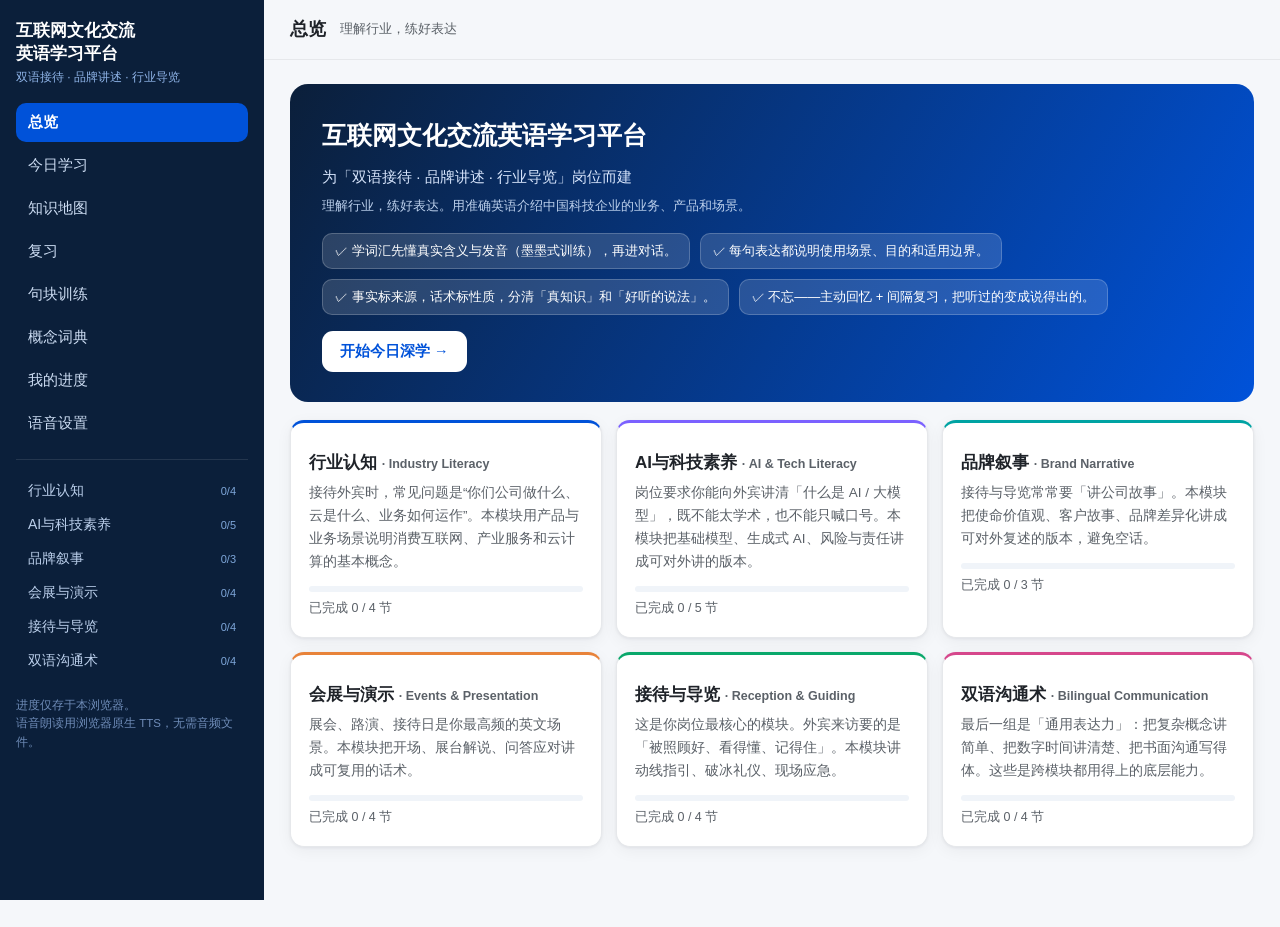
<file: index.html>
<!DOCTYPE html>
<html lang="zh-CN">
<head>
<meta charset="UTF-8">
<meta name="viewport" content="width=device-width,initial-scale=1.0,viewport-fit=cover">
<meta name="theme-color" content="#0b3b76">
<meta name="mobile-web-app-capable" content="yes">
<meta name="apple-mobile-web-app-capable" content="yes">
<meta name="apple-mobile-web-app-status-bar-style" content="default">
<meta name="apple-mobile-web-app-title" content="互联网英文文化交流平台">
<link rel="manifest" href="manifest.webmanifest">
<link rel="apple-touch-icon" href="apple-touch-icon.png">
<title>互联网英文文化交流平台</title>
<link rel="stylesheet" href="styles.css">
<!-- 本地镜像已移除第三方统计脚本；离线打开不依赖外部 CDN。 --></head>
<body>
<div class="app">
  <aside class="side">
    <div class="brand">互联网文化交流<br>英语学习平台
      <small>双语接待 · 品牌讲述 · 行业导览</small>
    </div>
    <nav class="nav" id="nav"></nav>
    <div class="modlist" id="modlist"></div>
    <div style="margin-top:18px;font-size:11.5px;color:#6f8cb8;line-height:1.6">
      进度仅存于本浏览器。<br>语音朗读用浏览器原生 TTS，无需音频文件。
    </div>
  </aside>
  <main class="main">
    <div class="topbar">
      <h1 id="topTitle">总览</h1>
      <span class="sub" id="topSub">理解行业，练好表达</span>
    </div>
    <div class="content" id="view"></div>
  </main>
</div>
<div class="toast" id="toast"></div>
<div id="lookupModal" class="lookup-modal" aria-live="polite"></div>

<script>window.__GITHUB_PAGES_BUILD__ = true;</script>
<script src="data.js"></script>
<script src="phrase_packs.js"></script>
<script src="phrase_bank.js"></script>
<script src="role_turns.js"></script>
<script src="app.js"></script>
<script>
  if ('serviceWorker' in navigator && location.protocol === 'https:') {
    window.addEventListener('load', function () {
      navigator.serviceWorker.register('./sw.js', { scope: './' });
    });
  }
</script>
</body>
</html>
</file>
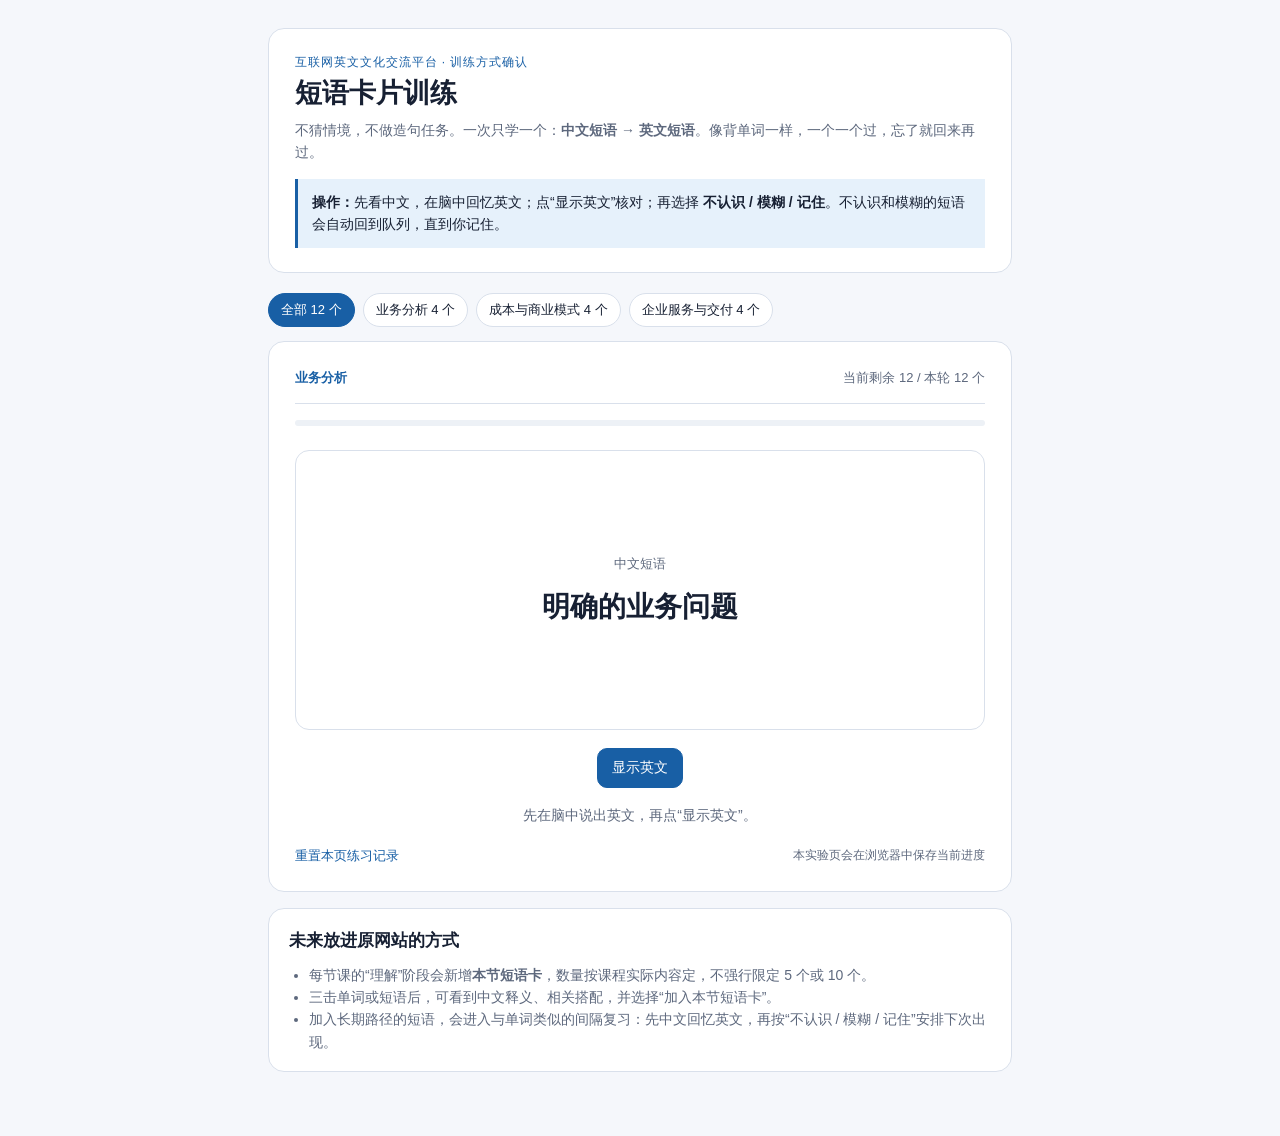
<file: phrase-training-lab.html>
<!doctype html>
<html lang="zh-CN">
<head>
<meta charset="utf-8">
<meta name="viewport" content="width=device-width,initial-scale=1">
<title>短语卡片训练</title>
<style>
:root{--ink:#172033;--muted:#5d687d;--line:#d9e0eb;--bg:#f5f7fb;--blue:#185fa5;--bluebg:#e6f1fb;--green:#0f6e56;--greenbg:#e1f5ee;--amber:#854f0b;--amberbg:#faeeda;--red:#a32d2d;--redbg:#fcebeb}
*{box-sizing:border-box}body{margin:0;background:var(--bg);color:var(--ink);font-family:-apple-system,BlinkMacSystemFont,"PingFang SC","Microsoft YaHei",sans-serif;line-height:1.6}.page{max-width:780px;margin:auto;padding:28px 18px 64px}.hero,.trainer,.note{background:#fff;border:1px solid var(--line);border-radius:16px}.hero{padding:24px 26px}.eyebrow{font-size:12px;letter-spacing:.08em;color:var(--blue)}h1{font-size:27px;line-height:1.25;margin:5px 0 8px}h2{font-size:19px;margin:0}.muted{color:var(--muted);font-size:14px;margin:0}.rule{margin-top:15px;padding:12px 14px;border-left:3px solid var(--blue);background:var(--bluebg);font-size:14px}.deck-tabs{display:flex;gap:8px;flex-wrap:wrap;margin:20px 0 14px}.tab{border:1px solid var(--line);border-radius:20px;background:#fff;color:var(--ink);padding:7px 12px;font-size:13px;cursor:pointer}.tab.active{background:var(--blue);color:#fff;border-color:var(--blue)}.trainer{padding:26px}.status{display:flex;align-items:center;justify-content:space-between;gap:10px;border-bottom:1px solid var(--line);padding-bottom:15px}.status .group{font-size:13px;color:var(--blue);font-weight:600}.progress{font-size:13px;color:var(--muted)}.bar{height:6px;background:#edf1f6;border-radius:9px;margin:16px 0 24px;overflow:hidden}.bar i{display:block;height:100%;width:0;background:var(--blue);transition:width .25s}.card{min-height:280px;border:1px solid var(--line);border-radius:14px;padding:28px 24px;display:flex;flex-direction:column;align-items:center;justify-content:center;text-align:center;background:#fff}.card .label{font-size:13px;color:var(--muted);margin-bottom:12px}.zh{font-size:28px;font-weight:600;line-height:1.4}.en{display:none;margin-top:22px;font-size:26px;color:var(--blue);font-weight:600;line-height:1.38}.en.show{display:block}.hint{display:none;margin-top:13px;color:var(--muted);font-size:14px}.hint.show{display:block}.acts{display:flex;gap:10px;justify-content:center;flex-wrap:wrap;margin-top:18px}.btn{border:1px solid var(--blue);background:var(--blue);color:#fff;border-radius:10px;padding:10px 14px;font-size:14px;cursor:pointer}.btn:hover{filter:brightness(.96)}.btn.ghost{background:#fff;color:var(--blue)}.btn.red{border-color:var(--red);background:#fff;color:var(--red)}.btn.amber{border-color:var(--amber);background:#fff;color:var(--amber)}.btn.green{border-color:var(--green);background:var(--green);color:#fff}.rate{display:none;margin-top:18px}.rate.show{display:flex}.feedback{min-height:24px;text-align:center;font-size:14px;margin-top:16px;color:var(--muted)}.complete{display:none;text-align:center;padding:32px 12px}.complete.show{display:block}.complete .big{font-size:25px;font-weight:600}.complete p{color:var(--muted);font-size:14px}.stats{display:flex;justify-content:center;gap:8px;flex-wrap:wrap;margin:17px 0}.stat{border-radius:10px;padding:8px 10px;font-size:13px}.stat b{font-size:17px}.s1{background:var(--greenbg);color:#04342c}.s2{background:var(--amberbg);color:#633806}.s3{background:var(--redbg);color:#791f1f}.note{padding:18px 20px;margin-top:16px}.note h2{font-size:17px}.note ul{padding-left:20px;margin:9px 0 0;color:var(--muted);font-size:14px}.smallacts{display:flex;justify-content:space-between;gap:10px;margin-top:18px}.linkbtn{border:0;background:none;color:var(--blue);font-size:13px;cursor:pointer;padding:0}@media(max-width:560px){.page{padding:16px 12px 44px}.hero,.trainer{padding:20px}.zh{font-size:24px}.en{font-size:22px}.card{min-height:250px;padding:22px 14px}.status{align-items:flex-start;flex-direction:column;gap:3px}}
</style>
</head>
<body>
<main class="page">
<section class="hero">
<div class="eyebrow">互联网英文文化交流平台 · 训练方式确认</div>
<h1>短语卡片训练</h1>
<p class="muted">不猜情境，不做造句任务。一次只学一个：<b>中文短语 → 英文短语</b>。像背单词一样，一个一个过，忘了就回来再过。</p>
<div class="rule"><b>操作：</b>先看中文，在脑中回忆英文；点“显示英文”核对；再选择 <b>不认识 / 模糊 / 记住</b>。不认识和模糊的短语会自动回到队列，直到你记住。</div>
</section>

<nav class="deck-tabs" aria-label="短语卡片分组">
<button class="tab active" data-deck="all">全部 12 个</button>
<button class="tab" data-deck="analysis">业务分析 4 个</button>
<button class="tab" data-deck="cost">成本与商业模式 4 个</button>
<button class="tab" data-deck="delivery">企业服务与交付 4 个</button>
</nav>

<section class="trainer">
<div id="learning">
<div class="status"><span id="group" class="group"></span><span id="progress" class="progress"></span></div>
<div class="bar"><i id="bar"></i></div>
<div class="card">
<div class="label">中文短语</div>
<div id="zh" class="zh"></div>
<div id="en" class="en"></div>
<div id="hint" class="hint"></div>
</div>
<div id="revealActs" class="acts"><button id="reveal" class="btn">显示英文</button></div>
<div id="rate" class="acts rate">
<button class="btn red" data-rate="again">不认识</button>
<button class="btn amber" data-rate="fuzzy">模糊</button>
<button class="btn green" data-rate="good">记住</button>
</div>
<div id="feedback" class="feedback">先在脑中说出英文，再点“显示英文”。</div>
</div>
<div id="complete" class="complete">
<div class="big">本轮短语已过完</div>
<p>这只是当前一轮的“记住”。真正稳固要在明天、3 天后、7 天后再从中文回忆英文。</p>
<div id="stats" class="stats"></div>
<div class="acts"><button id="restart" class="btn">重新练这一组</button><button id="switchDeck" class="btn ghost">换一组短语</button></div>
</div>
<div class="smallacts"><button id="reset" class="linkbtn">重置本页练习记录</button><span class="muted" style="font-size:12px">本实验页会在浏览器中保存当前进度</span></div>
</section>

<section class="note">
<h2>未来放进原网站的方式</h2>
<ul>
<li>每节课的“理解”阶段会新增<b>本节短语卡</b>，数量按课程实际内容定，不强行限定 5 个或 10 个。</li>
<li>三击单词或短语后，可看到中文释义、相关搭配，并选择“加入本节短语卡”。</li>
<li>加入长期路径的短语，会进入与单词类似的间隔复习：先中文回忆英文，再按“不认识 / 模糊 / 记住”安排下次出现。</li>
</ul>
</section>
</main>
<script>
const cards=[
 {deck:'analysis',group:'业务分析',zh:'明确的业务问题',en:'a clear business problem',hint:'不是泛泛谈“需求”，而是能被界定、分析和解决的问题。'},
 {deck:'analysis',group:'业务分析',zh:'现有工作流',en:'the current workflow',hint:'指事情目前是怎样一步一步完成的流程。'},
 {deck:'analysis',group:'业务分析',zh:'成功衡量指标',en:'success measures',hint:'衡量方案是否真正有效的指标。'},
 {deck:'analysis',group:'业务分析',zh:'一长串产品清单',en:'a long product list',hint:'强调“产品很多”，但不一定解决客户真正的问题。'},
 {deck:'cost',group:'成本与商业模式',zh:'软件授权',en:'software licensing',hint:'获得使用某项软件的授权或许可。'},
 {deck:'cost',group:'成本与商业模式',zh:'前期硬件投入',en:'upfront hardware cost',hint:'一开始购买服务器、设备等硬件的成本。'},
 {deck:'cost',group:'成本与商业模式',zh:'运营开支',en:'operating expenses',hint:'系统运行中持续发生的开支，常简称 OPEX。'},
 {deck:'cost',group:'成本与商业模式',zh:'总拥有成本',en:'total cost of ownership',hint:'从采购、部署、运行到维护的全部成本，常简称 TCO。'},
 {deck:'delivery',group:'企业服务与交付',zh:'创造价值',en:'create value',hint:'为客户带来可被感受到或衡量的实际价值。'},
 {deck:'delivery',group:'企业服务与交付',zh:'企业服务',en:'enterprise services',hint:'面向企业客户而非个人消费者提供的服务。'},
 {deck:'delivery',group:'企业服务与交付',zh:'解决方案设计',en:'solution design',hint:'根据具体问题、约束和目标规划解决方案。'},
 {deck:'delivery',group:'企业服务与交付',zh:'交付技术方案',en:'deliver a technical solution',hint:'把设计、实施与服务真正落地给客户。'}
];
let deck='all',queue=[],seen=0,stats={good:0,fuzzy:0,again:0};
const $=id=>document.getElementById(id);
function pool(){return cards.filter(c=>deck==='all'||c.deck===deck)}
function key(){return 'phrase_card_lab_v2_'+deck}
function save(){localStorage.setItem(key(),JSON.stringify({queue:queue,seen:seen,stats:stats}))}
function load(){let saved;try{saved=JSON.parse(localStorage.getItem(key())||'null')}catch(e){};if(saved&&Array.isArray(saved.queue)){queue=saved.queue;seen=saved.seen||0;stats=saved.stats||{good:0,fuzzy:0,again:0}}else{queue=pool().map(c=>c.en);seen=0;stats={good:0,fuzzy:0,again:0}}}
function current(){let en=queue[0];return cards.find(c=>c.en===en)}
function render(){let c=current();$('learning').style.display=c?'':'none';$('complete').classList.toggle('show',!c);if(!c){$('stats').innerHTML=`<span class="stat s1">记住 <b>${stats.good}</b></span><span class="stat s2">模糊 <b>${stats.fuzzy}</b></span><span class="stat s3">不认识 <b>${stats.again}</b></span>`;return}$('group').textContent=c.group;$('progress').textContent=`当前剩余 ${queue.length} / 本轮 ${pool().length} 个`;$('bar').style.width=Math.min(100,Math.round(seen/(seen+queue.length)*100))+'%';$('zh').textContent=c.zh;$('en').textContent=c.en;$('hint').textContent=c.hint;$('en').classList.remove('show');$('hint').classList.remove('show');$('rate').classList.remove('show');$('revealActs').style.display='flex';$('feedback').textContent='先在脑中说出英文，再点“显示英文”。'}
function reveal(){let c=current();$('en').classList.add('show');$('hint').classList.add('show');$('rate').classList.add('show');$('revealActs').style.display='none';$('feedback').textContent='核对后如实选择。忘记是正常的，系统会让它再次出现。';if(window.speechSynthesis){window.speechSynthesis.cancel();let u=new SpeechSynthesisUtterance(c.en);u.lang='en-US';u.rate=.9;window.speechSynthesis.speak(u)}}
function rate(type){if(!$('en').classList.contains('show'))return;let c=queue.shift();stats[type]++;seen++;if(type==='again'){queue.splice(Math.min(2,queue.length),0,c);$('feedback').textContent='已放回较近的位置，过 2 张左右会再见到它。'}else if(type==='fuzzy'){queue.splice(Math.min(5,queue.length),0,c);$('feedback').textContent='已放回稍后的位置，过几张再检查一次。'}else{$('feedback').textContent='已完成本轮。之后它应进入明天和后续的间隔复习。'}save();setTimeout(render,250)}
function switchDeck(next){deck=next;load();render();document.querySelectorAll('.tab').forEach(x=>x.classList.toggle('active',x.dataset.deck===deck))}
$('reveal').addEventListener('click',reveal);document.addEventListener('click',e=>{let r=e.target.closest('[data-rate]');if(r)rate(r.dataset.rate);let t=e.target.closest('[data-deck]');if(t)switchDeck(t.dataset.deck)});$('restart').addEventListener('click',()=>{localStorage.removeItem(key());load();render()});$('switchDeck').addEventListener('click',()=>switchDeck(deck==='all'?'analysis':'all'));$('reset').addEventListener('click',()=>{if(confirm('确定重置当前分组的练习记录吗？')){localStorage.removeItem(key());load();render()}});load();render();
</script>
</body>
</html>
</file>
<file: styles.css>
:root{
  --ink:#1f2329; --sub:#5b6168; --line:#e6e8eb; --bg:#f5f7fa;
  --brand:#0052D9; --brand-soft:#eef4ff; --ok:#0aa86b; --warn:#e0883a; --danger:#d64545;
  --card:#ffffff; --soft:#f0f4f9; --shadow:0 1px 3px rgba(16,24,40,.06),0 4px 16px rgba(16,24,40,.05);
}
*{box-sizing:border-box}
html,body{margin:0;padding:0}
body{font-family:-apple-system,BlinkMacSystemFont,"PingFang SC","Microsoft YaHei","Segoe UI",Roboto,sans-serif;
  color:var(--ink);background:var(--bg);line-height:1.7;font-size:15px;-webkit-font-smoothing:antialiased}
button{font-family:inherit;cursor:pointer}
a{color:var(--brand);text-decoration:none}
a:hover{text-decoration:underline}

/* ---------- layout ---------- */
.app{display:flex;min-height:100vh}
.side{width:264px;flex:0 0 264px;background:#0b1f3a;color:#dfe7f2;position:sticky;top:0;height:100vh;overflow-y:auto;padding:20px 16px}
.side .brand{font-size:17px;font-weight:800;color:#fff;line-height:1.35}
.side .brand small{display:block;font-size:12px;color:#8fb4e8;font-weight:500;margin-top:3px}
.nav{margin-top:18px;display:flex;flex-direction:column;gap:4px}
.navbtn{display:flex;align-items:center;gap:9px;background:transparent;border:0;color:#cdddf3;padding:10px 12px;border-radius:10px;font-size:14.5px;text-align:left;width:100%}
.navbtn:hover{background:rgba(255,255,255,.07)}
.navbtn.on{background:var(--brand);color:#fff;font-weight:600}
.navbtn .badge{margin-left:auto;background:#e0883a;color:#fff;border-radius:999px;font-size:11px;padding:1px 7px;font-weight:700}
.side .modlist{margin-top:16px;border-top:1px solid rgba(255,255,255,.1);padding-top:14px}
.side .modbtn{display:flex;align-items:center;gap:9px;width:100%;background:transparent;border:0;color:#bcd0ec;padding:8px 12px;border-radius:9px;font-size:14px;text-align:left}
.side .modbtn:hover{background:rgba(255,255,255,.06)}
.side .modbtn .ic{font-size:17px}
.side .modbtn .pct{margin-left:auto;font-size:11px;color:#7fa7da}

.main{flex:1;min-width:0;display:flex;flex-direction:column}
.topbar{position:sticky;top:0;z-index:5;background:rgba(245,247,250,.85);backdrop-filter:blur(8px);
  border-bottom:1px solid var(--line);padding:14px 26px;display:flex;align-items:center;gap:14px}
.topbar h1{font-size:18px;margin:0;font-weight:750}
.topbar .sub{color:var(--sub);font-size:13px}
.content{padding:24px 26px 80px;max-width:1080px;width:100%}

/* ---------- cards ---------- */
.card{background:var(--card);border:1px solid var(--line);border-radius:14px;padding:18px 20px;margin:14px 0;box-shadow:var(--shadow)}
.card h3{margin:0 0 10px;font-size:16px}
.muted{color:var(--sub);font-size:13.5px}
.pill{display:inline-block;font-size:12px;padding:2px 10px;border-radius:999px;background:var(--brand-soft);color:var(--brand);margin-right:6px}

/* hero */
.hero{background:linear-gradient(120deg,#0b1f3a,#0052D9);color:#fff;border-radius:18px;padding:30px 32px;margin-bottom:18px}
.hero h2{margin:0 0 8px;font-size:25px}
.hero p{margin:6px 0;color:#d6e4fb}
.hero .princ{display:flex;flex-wrap:wrap;gap:10px;margin-top:16px}
.hero .princ span{background:rgba(255,255,255,.14);border:1px solid rgba(255,255,255,.2);padding:6px 12px;border-radius:10px;font-size:13px}
.cta{display:inline-flex;gap:8px;align-items:center;background:#fff;color:var(--brand);font-weight:700;
  border:0;border-radius:11px;padding:11px 18px;margin-top:16px;font-size:14.5px}
.cta:hover{text-decoration:none;background:#eef4ff}

/* module grid */
.grid{display:grid;grid-template-columns:repeat(auto-fill,minmax(280px,1fr));gap:14px}
.mcard{background:var(--card);border:1px solid var(--line);border-radius:14px;padding:18px;box-shadow:var(--shadow);transition:.15s;cursor:pointer;border-top:3px solid var(--mc,#0052D9)}
.mcard:hover{transform:translateY(-2px);box-shadow:0 8px 24px rgba(16,24,40,.1)}
.mcard .ic{font-size:26px}
.mcard h3{margin:8px 0 4px;font-size:17px}
.mcard p{margin:0;color:var(--sub);font-size:13.5px}
.mcard .prog{margin-top:12px;height:6px;background:var(--soft);border-radius:999px;overflow:hidden}
.mcard .prog i{display:block;height:100%;background:var(--mc,#0052D9)}

/* scene tabs / sections */
.scene-head{display:flex;align-items:flex-start;gap:14px;margin-bottom:6px}
.scene-head .ic{font-size:30px}
.tabs{display:flex;gap:6px;flex-wrap:wrap;margin:14px 0 4px;border-bottom:1px solid var(--line);padding-bottom:10px}
.tab{background:var(--soft);border:0;border-radius:9px;padding:8px 14px;font-size:13.5px;color:var(--sub)}
.tab.on{background:var(--brand);color:#fff;font-weight:600}

/* concept card */
.concept{border:1px solid var(--line);border-radius:14px;overflow:hidden;margin:14px 0}
.concept .chead{background:var(--brand-soft);padding:13px 18px;font-weight:750;font-size:16px;display:flex;justify-content:space-between;align-items:center;gap:10px}
.concept .chead .en{color:var(--brand);font-weight:600;font-size:14px}
.concept .row{padding:12px 18px;border-top:1px solid var(--line)}
.concept .row .lab{font-size:11.5px;color:var(--sub);font-weight:800;letter-spacing:.05em;margin-bottom:4px;text-transform:uppercase}
.concept .row.en{background:#fafbfc}
.concept .enline{color:var(--brand);font-style:italic}
.concept .mistake{color:#b3402a;background:#fff5f2;border-radius:9px;padding:9px 13px;font-size:14px}

/* dialogue */
.dlg{border:1px solid var(--line);border-radius:12px;overflow:hidden;margin:10px 0}
.dlg .line{display:flex;gap:12px;padding:11px 15px;border-top:1px solid var(--line);align-items:flex-start}
.dlg .line:first-child{border-top:0}
.dlg .who{flex:0 0 56px;font-size:12.5px;font-weight:700;padding-top:3px}
.dlg .who.guest{color:var(--warn)}
.dlg .who.you{color:var(--brand)}
.dlg .bubble{flex:1}
.dlg .en{font-weight:600}
.dlg .zh{color:var(--sub);font-size:13.5px}
.line-purpose{display:inline-flex;align-items:center;margin-top:7px;background:#eef4ff;color:var(--brand);border:1px solid #cfe0ff;border-radius:999px;padding:2px 8px;font-size:11.5px;font-weight:700}
.rowact{display:flex;gap:6px;margin-top:4px}
.minibtn{background:var(--soft);border:0;border-radius:8px;padding:5px 9px;font-size:12px;color:var(--sub)}
.minibtn:hover{background:#e3eaf4;color:var(--brand)}

/* badges */
.badge-fact{display:inline-flex;align-items:center;gap:4px;background:#e7f7ef;color:#0a7a4f;border:1px solid #bfe9d4;font-size:11.5px;padding:1px 8px;border-radius:999px;font-weight:700;cursor:help}
.badge-opinion{display:inline-flex;align-items:center;gap:4px;background:#fff4e6;color:#a8631a;border:1px solid #ffe0b0;font-size:11.5px;padding:1px 8px;border-radius:999px;font-weight:700}

/* recall / quiz */
.quiz{border:1px solid var(--line);border-radius:12px;padding:14px 16px;margin:10px 0;background:#fbfdff}
.quiz .q{font-weight:600;margin-bottom:8px}
.quiz .reveal{margin-top:10px;padding:10px 13px;background:#f1fbf6;border:1px solid #cdeede;border-radius:9px;font-size:14px;display:none}
.quiz .reveal.show{display:block}
.quiz .acts{display:flex;gap:8px;margin-top:10px}

/* roleplay */
.rp{border:1px solid var(--line);border-radius:12px;padding:16px;margin:12px 0;background:#fffaf3}
.rp .setup{color:var(--sub);font-size:13.5px;margin-bottom:10px}
.rp .guest{background:#fff4e6;border-left:3px solid var(--warn);padding:10px 13px;border-radius:8px;margin:8px 0;font-style:italic}
.rp .ref{background:#f1fbf6;border-left:3px solid var(--ok);padding:10px 13px;border-radius:8px;margin-top:10px;display:none}
.rp .ref.show{display:block}

/* srs / review */
.deck{display:grid;grid-template-columns:repeat(auto-fill,minmax(300px,1fr));gap:12px}
.fcard{border:1px solid var(--line);border-radius:12px;padding:15px;background:#fff}
.fcard .ctx{font-size:12.5px;color:var(--sub);margin-bottom:6px}
.fcard .en{font-weight:700;font-size:15px}
.fcard .zh{color:var(--sub);margin-top:4px}

/* dict */
.search{width:100%;padding:11px 14px;border:1px solid var(--line);border-radius:11px;font-size:15px;margin:10px 0 16px}
.dictitem{border:1px solid var(--line);border-radius:12px;padding:14px 16px;margin:10px 0}
.dictitem h4{margin:0 0 6px;font-size:15.5px}
.dictitem .analogy{background:var(--soft);border-radius:9px;padding:9px 12px;margin:8px 0;font-size:14px}

/* progress */
.stat{display:flex;gap:14px;flex-wrap:wrap;margin:8px 0 18px}
.stat .box{flex:1;min-width:150px;background:#fff;border:1px solid var(--line);border-radius:13px;padding:16px 18px;box-shadow:var(--shadow)}
.stat .box .n{font-size:28px;font-weight:800;color:var(--brand)}
.stat .box .l{color:var(--sub);font-size:13px}
.bar{height:8px;background:var(--soft);border-radius:999px;overflow:hidden;margin-top:7px}
.bar i{display:block;height:100%;background:var(--brand)}

/* generic button */
.btn{background:var(--brand);color:#fff;border:0;border-radius:10px;padding:10px 16px;font-size:14px;font-weight:600}
.btn:hover{background:#003fb0}
.btn.ghost{background:var(--soft);color:var(--brand)}
.btn.sm{padding:7px 12px;font-size:13px}
.row{display:flex;gap:8px;flex-wrap:wrap;align-items:center}
.spacer{flex:1}
.small{font-size:12.5px;color:var(--sub)}
.done-tag{display:inline-block;background:#e7f7ef;color:#0a7a4f;border:1px solid #bfe9d4;border-radius:999px;font-size:11.5px;padding:1px 9px;font-weight:700}
.srsonly{position:absolute;left:-9999px}
.toast{position:fixed;bottom:24px;left:50%;transform:translateX(-50%);background:#0b1f3a;color:#fff;padding:11px 20px;border-radius:12px;font-size:14px;opacity:0;transition:.25s;z-index:99;box-shadow:0 8px 30px rgba(0,0,0,.3)}
.toast.show{opacity:1}

/* back bar (退出课程) */
.backbar{margin-bottom:10px}
.backbar .minibtn{background:#eef4ff;color:var(--brand);border:1px solid #cfe0ff;font-weight:600}

/* vocabulary trainer (墨墨式) */
.vcard{border:1px solid var(--line);border-radius:14px;padding:20px;background:#fff;box-shadow:var(--shadow);max-width:640px}
.vcard .vtop{display:flex;align-items:center;gap:10px}
.vcard .vword{font-size:26px;font-weight:800;color:var(--ink)}
.vcard .vipa{color:var(--sub);font-size:15px;font-style:italic}
.vcard .vbody{margin-top:16px;min-height:60px}
.vcard .vmean{font-size:16px}
.vcard .ven{background:#f0f4f9;border-left:3px solid var(--brand);padding:10px 13px;border-radius:8px}
.vcard .vzh{color:var(--sub);font-size:13.5px;margin-top:3px}
@media(max-width:760px){
  .app{display:block}.side{display:block;position:sticky;top:0;z-index:20;width:100%;height:auto;max-height:120px;overflow-x:auto;overflow-y:hidden;padding:10px 12px;white-space:nowrap}
  .side .brand{display:none}.side .nav{margin:0;display:flex;flex-direction:row;gap:5px}.side .navbtn{width:auto;flex:0 0 auto;padding:8px 10px;font-size:13px}.side .modlist{display:none}
  .topbar{top:120px;padding:10px 16px}.topbar h1{font-size:16px}.topbar .sub{display:none}.content{padding:16px}.grid{grid-template-columns:1fr}
}

/* ---------- practice-path overview (本节能练什么) ---------- */
.overview{background:var(--brand-soft);border:1px solid #cfe0ff;border-radius:14px;padding:14px 18px;margin:6px 0 14px}
.overview>b{color:var(--brand)}
.steps{display:grid;grid-template-columns:repeat(auto-fill,minmax(220px,1fr));gap:10px;margin-top:10px}
.step{display:flex;gap:10px;align-items:flex-start;background:#fff;border:1px solid var(--line);border-radius:11px;padding:11px 13px}
.stepnum{flex:0 0 24px;height:24px;width:24px;border-radius:999px;background:var(--brand);color:#fff;font-size:13px;font-weight:800;display:flex;align-items:center;justify-content:center}
.step b{font-size:14px}
.step .small{color:var(--sub);margin-top:2px}

/* ---------- vocab: part-of-speech + memory tip ---------- */
.pos{display:inline-block;font-size:12px;font-weight:700;color:var(--brand);background:var(--brand-soft);border:1px solid #cfe0ff;border-radius:6px;padding:1px 8px;font-style:italic}
.vtip{margin-top:10px;background:var(--soft);border-left:3px solid var(--brand);border-radius:8px;padding:9px 13px;font-size:13.5px;color:var(--ink)}
.vtip>b{color:var(--brand)}

/* ---------- concept: official expression ---------- */
.official{background:var(--brand-soft);border-left:3px solid var(--brand);border-radius:8px;padding:9px 13px;margin-top:2px;font-size:14px;line-height:1.7}

/* ---------- error fix (表达纠错) ---------- */
.fix{border:1px solid var(--line);border-radius:12px;overflow:hidden;margin:12px 0}
.fix .weak{background:#fff5f2;border-bottom:1px solid var(--line);padding:12px 15px;color:#b3402a}
.fix .weak .en{font-weight:700;color:#b3402a}
.fix .why{margin-top:5px;font-size:13px;color:var(--sub)}
.fix .good{background:#f1fbf6;padding:12px 15px;color:#0a7a4f}
.fix .good .en{font-weight:700;color:#0a7a4f}
.fix .good .zh{color:var(--sub);font-size:13.5px;margin-top:3px}

/* ---------- structured phrase bank ---------- */
.phrase-grid{display:grid;grid-template-columns:repeat(auto-fill,minmax(310px,1fr));gap:14px}
.phrase-card{background:var(--card);border:1px solid var(--line);border-radius:14px;padding:17px;box-shadow:var(--shadow)}
.phrase-card h3{margin:10px 0 3px;font-size:17px;color:var(--brand);line-height:1.35}
.phrase-tag{display:inline-block;background:var(--brand-soft);border:1px solid #cfe0ff;color:var(--brand);font-size:11.5px;font-weight:750;padding:2px 8px;border-radius:999px}
.phrase-zh{color:var(--sub);font-size:13.5px}
.phrase-use{background:var(--soft);border-radius:9px;padding:9px 11px;margin-top:11px;font-size:13.5px}
.phrase-example{margin-top:9px;padding-left:10px;border-left:3px solid var(--ok);font-size:13.5px;color:var(--ink)}
.phrase-example span{display:inline-block;background:#e7f7ef;color:#0a7a4f;border-radius:5px;font-size:11px;font-weight:800;padding:1px 5px;margin-right:4px}

/* ---------- multi-turn visitor simulator ---------- */
.role-intro{background:#fffaf3}
.role-sim{border:1px solid #f0d7a7;border-radius:14px;padding:18px;margin-top:12px;background:#fffdf9}
.role-top{display:flex;align-items:center;gap:10px;margin-bottom:10px}
.role-label{font-size:12px;font-weight:800;color:#a8631a;letter-spacing:.04em}
.role-question{background:#fff4e6;border-left:4px solid var(--warn);border-radius:9px;padding:13px 15px;font-size:16px;font-weight:700;line-height:1.6}
.role-actions{display:flex;gap:7px;flex-wrap:wrap;margin:10px 0}
.role-status{min-height:24px;color:var(--sub);font-size:13px;margin:5px 0}
.role-textarea{display:block;width:100%;min-height:142px;resize:vertical;border:1px solid #cfd7e3;border-radius:10px;padding:11px 13px;font:14.5px/1.65 -apple-system,BlinkMacSystemFont,"PingFang SC","Microsoft YaHei",sans-serif;color:var(--ink);margin:10px 0;background:#fff}
.role-textarea:focus{outline:2px solid #cfe0ff;border-color:var(--brand)}
.role-feedback{margin-top:12px;background:#eef4ff;border:1px solid #cfe0ff;border-radius:10px;padding:11px 14px;font-size:13.5px;line-height:1.75}
.role-feedback>b{color:var(--brand)}
.role-answer-block{margin-top:12px;background:#fff;border:1px solid #cfe0ff;border-radius:10px;padding:11px 13px}
.role-answer-block>b{color:var(--brand)}
.role-answer-block .en{font-weight:700;line-height:1.7;margin-top:6px;color:var(--ink)}
.role-answer-block .zh{font-size:13px;line-height:1.65;margin-top:4px;color:var(--sub)}
.role-answer-block.optimized{border-color:#cdeede;background:#f9fffb}
.role-answer-block.optimized>b{color:#0a7a4f}
.role-question-en{font-size:16px;font-weight:700;line-height:1.6}
.role-question-zh{font-size:13px;font-weight:400;color:var(--sub);margin-top:4px}
.role-ref{display:none;margin-top:12px;background:#f1fbf6;border-left:4px solid var(--ok);border-radius:9px;padding:12px 14px;font-size:14px}
.role-ref.show{display:block}
.role-ref .en{font-weight:700;color:#0a7a4f;margin-top:6px}.role-ref .zh{color:var(--sub);margin-top:4px}
.role-meter{margin-top:12px;background:#f7f9fc;border:1px solid var(--line);border-radius:10px;padding:11px 14px;font-size:13.5px}
.role-summary{margin-top:12px;background:#f1fbf6;border:1px solid #cdeede;border-radius:14px;padding:18px}
.role-summary h3{margin:0 0 10px;color:#0a7a4f}.role-summary ol{padding-left:20px;font-size:14px;color:var(--ink)}
.role-stats{display:flex;gap:10px;flex-wrap:wrap}.role-stats span{min-width:120px;background:#fff;border:1px solid #cdeede;border-radius:9px;padding:9px 12px}.role-stats b{font-size:20px;color:#0a7a4f}.role-stats small{display:block;color:var(--sub);font-size:12px}
.recon{background:#eef4ff;border:1px solid #cfe0ff;color:var(--brand);border-radius:8px;padding:8px 10px;font-size:13px}.warn{background:#fff5f2;border:1px solid #ffd2ca;color:#b3402a;border-radius:8px;padding:8px 10px;font-size:13px}.success{background:#f1fbf6;border:1px solid #cdeede;color:#0a7a4f;border-radius:8px;padding:8px 10px;font-size:13px}
@media(max-width:760px){.phrase-grid{grid-template-columns:1fr}.role-sim{padding:14px}.role-textarea{min-height:128px}}


/* ---------- 三阶段学习路径 ---------- */
.stage-flow{background:#fff;border:1px solid var(--line);border-radius:14px;padding:15px 17px;margin:14px 0;box-shadow:var(--shadow)}
.stage-flow-title{display:flex;align-items:center;gap:10px;margin-bottom:11px}
.stage-flow-title .small{margin-left:auto}
.stage-cards{display:grid;grid-template-columns:repeat(3,1fr);gap:10px}
.stage-card{display:flex;align-items:flex-start;gap:10px;text-align:left;border:1px solid var(--line);border-radius:11px;background:#f8fafc;padding:12px 13px;color:var(--ink);min-height:74px}
.stage-card:not(:disabled){cursor:pointer}
.stage-card:not(:disabled):hover{border-color:#9dbcf0;background:var(--brand-soft)}
.stage-card.active{border:2px solid var(--brand);background:var(--brand-soft);padding:11px 12px}
.stage-card.complete{border-color:#bfe9d4;background:#f5fcf8}
.stage-card:disabled{opacity:.48;cursor:not-allowed}
.stage-num{flex:0 0 25px;width:25px;height:25px;border-radius:50%;display:flex;align-items:center;justify-content:center;background:#dfe7f2;color:var(--sub);font-weight:800;font-size:13px}
.stage-card.active .stage-num{background:var(--brand);color:#fff}
.stage-card.complete .stage-num{background:var(--ok);color:#fff}
.stage-card b{display:block;font-size:15px}
.stage-card small{display:block;color:var(--sub);line-height:1.45;margin-top:2px}
.stage-review{display:block;color:var(--brand);font-size:11px;font-style:normal;font-weight:600;margin-top:5px}
.stage-card.complete .stage-review{color:var(--ok)}
.stage-pane{margin-top:14px}
.stage-heading{display:flex;align-items:baseline;gap:10px;border-left:3px solid var(--brand);padding:8px 12px;background:var(--brand-soft);border-radius:8px;margin:12px 0}
.stage-heading span{font-size:13px;color:var(--sub)}
.stage-intro{background:#fffaf3}
.stage-requirements{margin-top:24px;padding:15px 17px;border:1px solid #d7e2f1;border-radius:13px;background:#f8fbff}.stage-req-title{font-size:13px;font-weight:800;color:var(--ink);margin-bottom:9px}.stage-task-list{display:flex;flex-direction:column;gap:7px}.stage-task-list.compact{gap:3px;margin-top:5px}.stage-task{display:flex;align-items:center;gap:7px;font-size:13px;color:var(--sub)}.stage-task i{display:inline-flex;width:18px;height:18px;align-items:center;justify-content:center;font-style:normal;color:#8695a8;font-size:15px}.stage-task.done{color:#08794f;font-weight:650}.stage-task.done i{border-radius:50%;background:#e2f7ec;color:#08794f;font-size:11px}.stage-footer{display:flex;align-items:center;gap:12px;justify-content:flex-end;border-top:1px solid var(--line);padding:16px 2px 4px;margin-top:14px}.stage-footer .small{margin-right:auto}.stage-status{display:inline-block;background:var(--brand-soft);border:1px solid #cfe0ff;color:var(--brand);border-radius:999px;padding:2px 9px;font-size:12px;font-weight:700}
@media(max-width:760px){
  .stage-cards{grid-template-columns:1fr;gap:7px}
  .stage-card{min-height:0;padding:10px 11px}
  .stage-card.active{padding:9px 10px}
  .stage-footer{align-items:stretch;flex-direction:column}
  .stage-footer .small{margin-right:0}
  .stage-footer .btn,.stage-footer .minibtn{width:100%}
}

/* ---------- 理解阶段：词汇卡与短语卡 ---------- */
.personal-vocab-note{margin:12px 0;padding:10px 13px;background:#eef4ff;border:1px solid #cfe0ff;border-radius:10px;color:var(--brand);font-size:13px}
.phrase-section{margin-top:30px;padding-top:28px;border-top:1px solid var(--line)}
.study-section-intro{display:flex;justify-content:space-between;align-items:flex-start;gap:18px;margin:20px 0 13px}.study-section-intro h3{font-size:20px;margin:2px 0 3px;line-height:1.3}.study-section-intro p{font-size:13.5px;color:var(--sub);margin:0;max-width:700px}.section-kicker{display:inline-block;font-size:11px;line-height:1;color:var(--brand);background:var(--brand-soft);border:1px solid #cfe0ff;border-radius:999px;padding:5px 8px;font-weight:750;letter-spacing:.04em}.study-total{flex:0 0 auto;background:#f7f9fc;border:1px solid var(--line);border-radius:999px;color:var(--sub);font-size:12px;font-weight:700;padding:5px 9px;margin-top:4px}
.study-card{width:100%;min-height:410px;background:linear-gradient(145deg,#fff 0%,#fbfcff 100%);border:1px solid #dbe3ef;border-radius:20px;overflow:hidden;box-shadow:0 12px 30px rgba(16,24,40,.08);display:flex;flex-direction:column}.vocab-study-card{border-top:5px solid #557fe1}.phrase-study-card{border-top:5px solid #0aa86b}.study-card-head{display:flex;align-items:center;justify-content:space-between;gap:12px;padding:17px 24px 11px}.study-type{font-size:12px;font-weight:800;letter-spacing:.06em;color:var(--brand)}.phrase-study-card .study-type{color:#08794f}.study-count{font-size:12px;color:var(--sub)}.study-progress{height:5px;background:#e9eef5;margin:0 24px;border-radius:99px;overflow:hidden}.study-progress i{display:block;height:100%;background:var(--brand);border-radius:99px;transition:width .18s}.phrase-study-card .study-progress i{background:var(--ok)}
.study-card-main{flex:1;min-height:218px;padding:30px 38px 20px;display:flex;flex-direction:column;justify-content:center}.vword{font-size:36px;font-weight:800;letter-spacing:-.025em;line-height:1.23;color:var(--ink);overflow-wrap:anywhere}.word-meta{display:flex;align-items:center;gap:9px;margin-top:9px}.vipa{font-size:14px;color:var(--sub);font-style:italic}.phrase-zh-main{font-size:32px;font-weight:800;letter-spacing:-.02em;line-height:1.35;color:var(--ink)}.card-prompt{margin-top:26px;color:var(--sub);font-size:14px}.card-answer{margin-top:23px;animation:cardFade .18s ease-out}.vmean{display:flex;align-items:flex-start;gap:12px;line-height:1.75;font-size:15px}.vmean b{flex:0 0 auto;color:var(--brand);font-size:13px}.ven{margin-top:16px;padding:12px 14px;border-left:3px solid var(--brand);border-radius:0 10px 10px 0;background:#f1f5fe;font-size:14px;line-height:1.65}.vzh{font-size:13px;line-height:1.6;color:var(--sub);margin:5px 0 0 17px}.product-row{margin-top:12px}.vtip{display:flex;align-items:flex-start;gap:10px;margin-top:15px;padding:11px 13px;background:#fff9ee;border:1px solid #ffe3ae;border-radius:10px;font-size:13px;line-height:1.6}.vtip b{flex:0 0 auto;color:#a8631a}.phrase-en{font-size:29px;font-weight:800;line-height:1.4;color:var(--brand);overflow-wrap:anywhere}.phrase-mini{margin-top:18px;padding:12px 14px;border-left:3px solid var(--ok);border-radius:0 10px 10px 0;background:#f3fbf7}.phrase-mini-label{font-size:11px;font-weight:800;letter-spacing:.05em;color:#08794f;margin-bottom:4px}.phrase-example-line{font-size:14px;line-height:1.65;color:var(--ink)}.phrase-example-zh{font-size:12.5px;color:var(--sub);margin-top:3px;line-height:1.6}
.card-control{padding:18px 24px 22px;border-top:1px solid var(--line);background:#fff}.rating-label{font-size:12.5px;color:var(--sub);font-weight:650;margin-bottom:10px}.rating-buttons{display:grid;grid-template-columns:repeat(3,1fr);gap:9px}.card-action{min-height:43px;border:1px solid #cfd9e8;border-radius:11px;background:#fff;color:var(--ink);font-size:14px;font-weight:750;transition:.15s;white-space:nowrap}.card-action:hover{transform:translateY(-1px);box-shadow:0 5px 12px rgba(16,24,40,.09)}.card-action.reveal,.card-action.primary{background:var(--brand);border-color:var(--brand);color:#fff;width:100%}.card-action.reveal:hover,.card-action.primary:hover{background:#003fb0}.card-action.secondary{background:#f2f7ff;border-color:#cfe0ff;color:var(--brand);padding:0 14px}.card-action.again{background:#fff5f2;border-color:#ffd3ca;color:#b3402a}.card-action.fuzzy{background:#fff9ee;border-color:#ffe1aa;color:#a8631a}.card-action.good{background:#f1fbf6;border-color:#cdeede;color:#08794f}.card-tools{display:flex;align-items:center;gap:8px;flex-wrap:wrap;margin-top:13px}.card-tools .minibtn{margin-left:auto}.study-done{display:flex;justify-content:space-between;gap:20px;align-items:center;border:1px solid #bfe9d4;border-radius:16px;padding:20px 22px;background:#f2fcf6;color:#075e3e;box-shadow:var(--shadow)}.study-done-mark{display:inline-flex;width:25px;height:25px;align-items:center;justify-content:center;border-radius:50%;background:#0aa86b;color:#fff;font-weight:800;margin-right:8px}.study-done b{font-size:16px}.study-done p{font-size:13px;margin:5px 0 0;color:#267359}.study-done-actions{display:flex;gap:8px;align-items:center;flex:0 0 auto}.study-done-actions .card-action{padding:0 14px}.study-empty{padding:15px 17px;border:1px solid var(--line);border-radius:12px;background:#fff;color:var(--sub)}@keyframes cardFade{from{opacity:0;transform:translateY(4px)}to{opacity:1;transform:translateY(0)}}

/* ---------- 三击就地查词 ---------- */
.lookup-text{cursor:help;border-bottom:1px dashed transparent}.lookup-text:hover{border-bottom-color:var(--brand);background:#f4f8ff}.lookup-text::selection{background:#cfe0ff}
.lookup-modal{display:none}.lookup-modal.show{display:block}.lookup-shade{position:fixed;inset:0;background:rgba(11,31,58,.32);z-index:120}.lookup-box{position:fixed;z-index:121;left:50%;top:50%;transform:translate(-50%,-50%);width:min(590px,calc(100vw - 30px));max-height:min(720px,calc(100vh - 32px));overflow:auto;background:#fff;border:1px solid var(--line);border-radius:16px;padding:24px 25px;box-shadow:0 18px 55px rgba(11,31,58,.25)}
.lookup-close{position:absolute;right:13px;top:10px;width:30px;height:30px;border:0;border-radius:50%;background:#eef2f7;color:var(--sub);font-size:22px;line-height:1;cursor:pointer}.lookup-word{font-size:26px;font-weight:800;color:var(--brand);padding-right:32px;line-height:1.3}.lookup-zh{font-size:16px;font-weight:700;margin-top:5px;color:var(--ink)}.lookup-def{margin-top:13px;font-size:14px;line-height:1.75}.lookup-example{margin-top:12px;padding:10px 12px;border-left:3px solid var(--ok);border-radius:7px;background:#f4fbf7;font-size:14px}.lookup-example span{font-size:12.5px;color:var(--sub)}.lookup-tip{margin-top:12px;padding:10px 12px;background:var(--soft);border-radius:8px;font-size:13.5px}.lookup-tip>b{color:var(--brand)}
.lookup-related{margin-top:15px}.lookup-related>b{font-size:13px}.lookup-related>div{display:flex;gap:7px;flex-wrap:wrap;margin-top:7px}.lookup-chip{border:1px solid #cfe0ff;border-radius:999px;background:#eef4ff;color:var(--brand);font-size:12.5px;padding:4px 9px;cursor:pointer}.lookup-actions{display:flex;gap:8px;flex-wrap:wrap;margin-top:18px;padding-top:15px;border-top:1px solid var(--line)}
@media(max-width:760px){.study-section-intro{align-items:flex-start;flex-direction:column;gap:8px}.study-total{margin-top:0}.study-card{min-height:400px;border-radius:16px}.study-card-head{padding:14px 17px 9px}.study-progress{margin:0 17px}.study-card-main{padding:26px 20px 18px;min-height:220px}.vword{font-size:29px}.phrase-zh-main{font-size:26px}.phrase-en{font-size:23px}.card-control{padding:16px 17px 18px}.rating-buttons{gap:6px}.card-action{font-size:13px;min-height:42px}.card-tools .minibtn{margin-left:0}.study-done{align-items:stretch;flex-direction:column;padding:17px}.study-done-actions{display:grid;grid-template-columns:1fr}.study-done-actions .card-action{width:100%}.lookup-box{padding:20px 17px}.lookup-actions .btn,.lookup-actions .minibtn{width:100%}}
</file>
